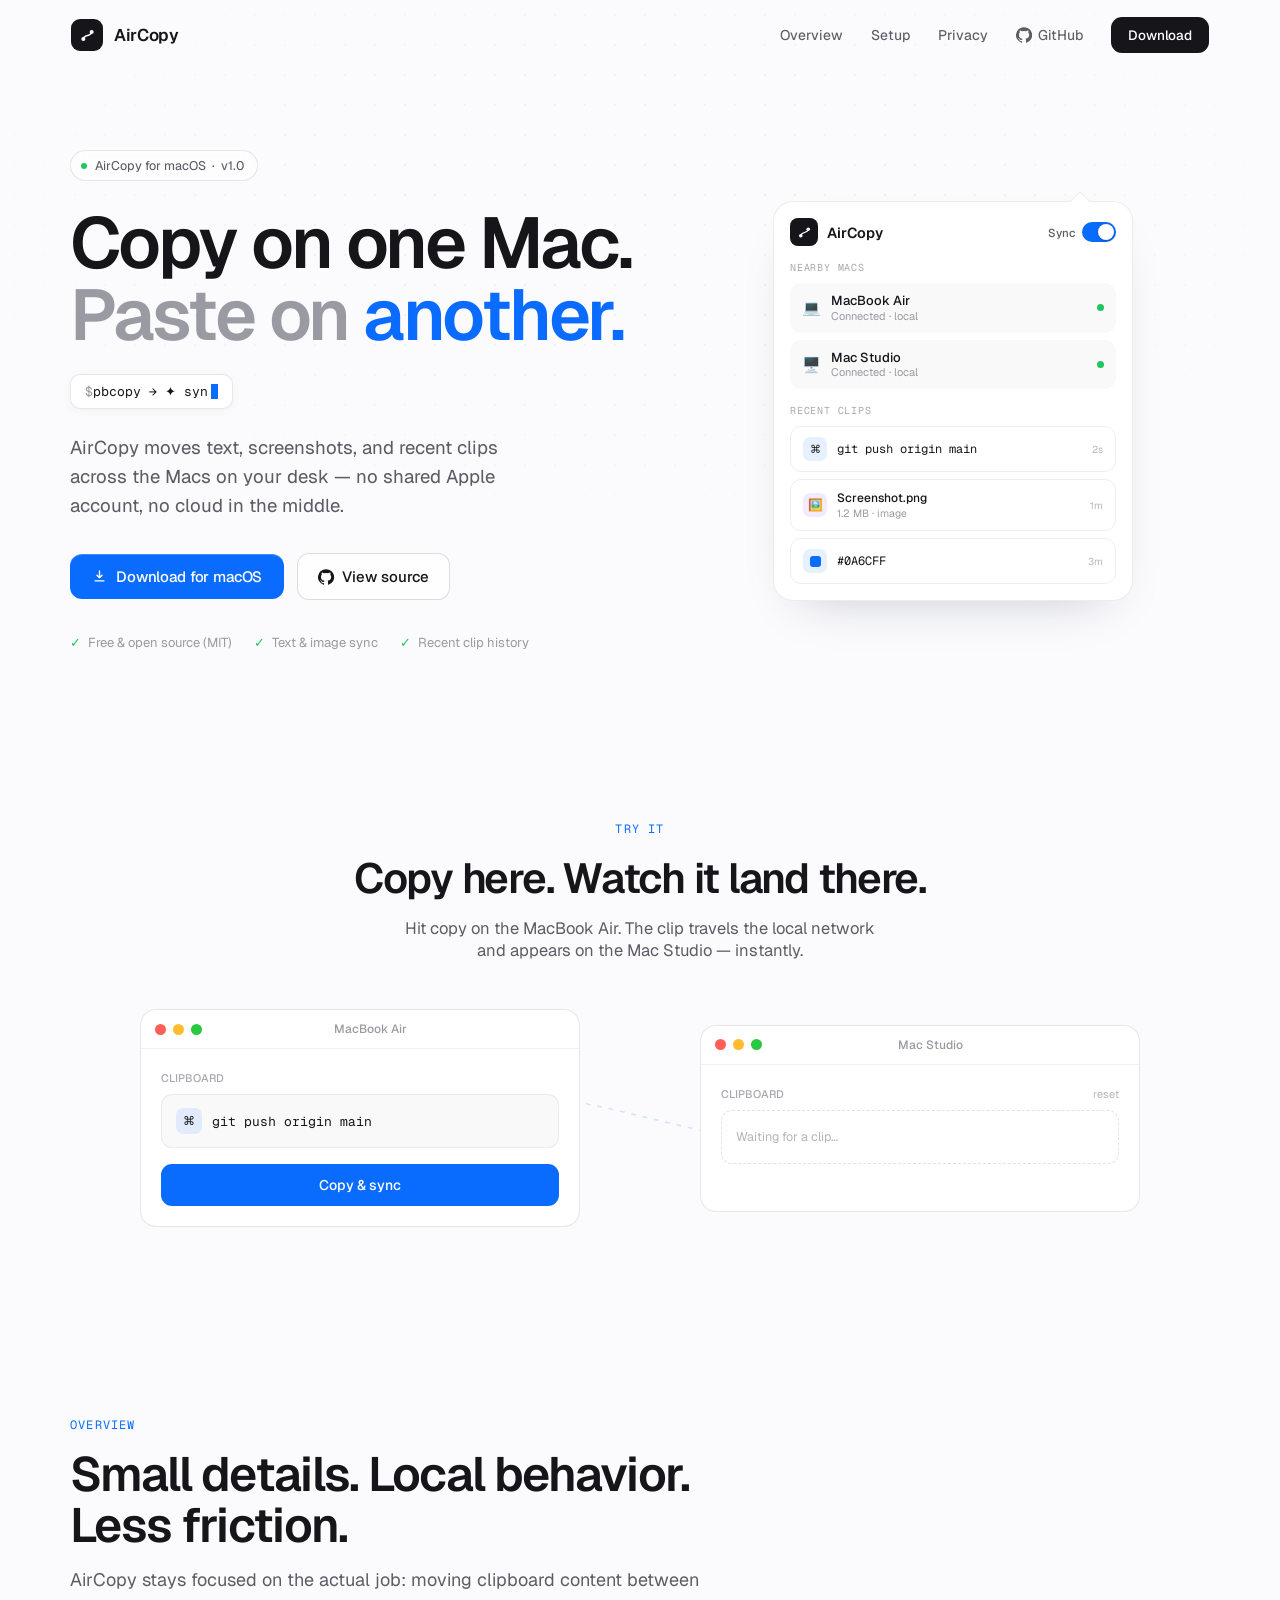
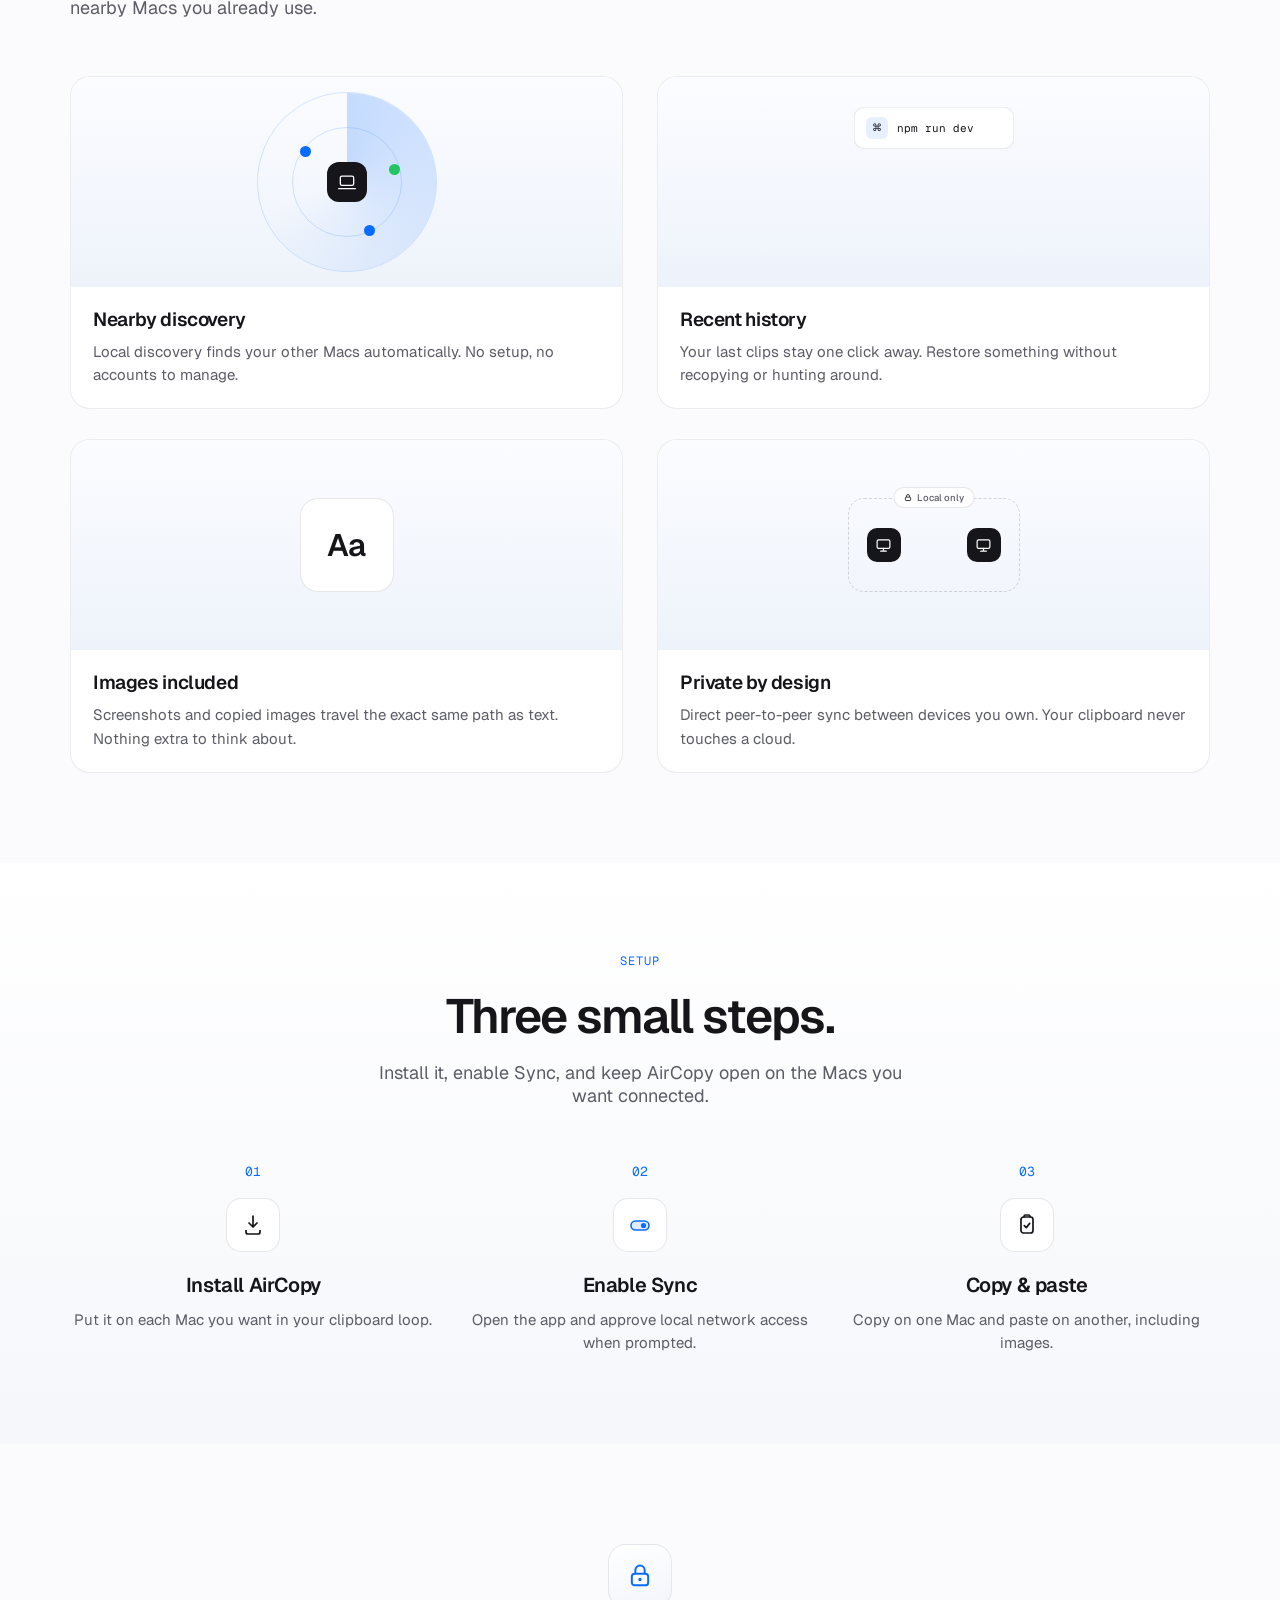
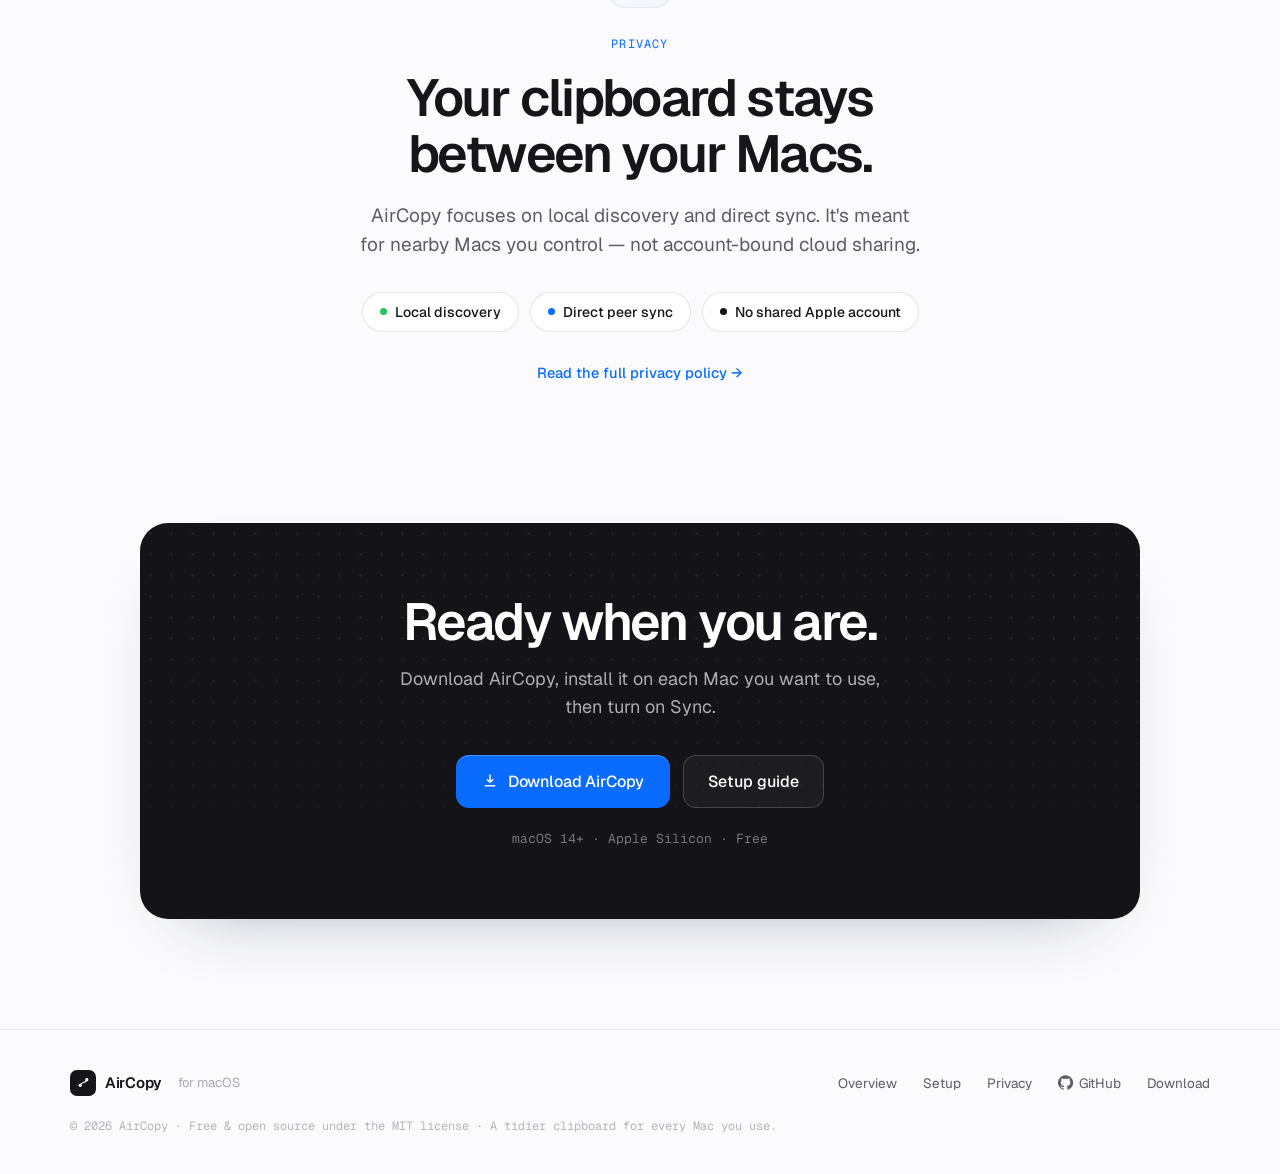
<file: website/index.html>
<!DOCTYPE html>
<html lang="en">
<head>
<meta charset="utf-8">
<meta name="viewport" content="width=device-width, initial-scale=1.0">
<title>AirCopy for macOS</title>
<link rel="icon" href="assets/favicon.png">
<link rel="preconnect" href="https://fonts.googleapis.com">
<link rel="preconnect" href="https://fonts.gstatic.com" crossorigin>
<link href="https://fonts.googleapis.com/css2?family=Geist:wght@400;500;600;700&family=Geist+Mono:wght@400;500&display=swap" rel="stylesheet">
<link rel="stylesheet" href="styles.css">
</head>
<body>

<div id="toast" style="position:fixed;left:50%;bottom:34px;transform:translate(-50%,12px);z-index:200;display:flex;align-items:center;gap:9px;padding:11px 16px 11px 13px;background:rgba(21,21,26,.92);color:#fff;border-radius:13px;font-size:13.5px;font-weight:500;letter-spacing:-.01em;box-shadow:0 12px 40px rgba(0,0,0,.28);opacity:0;transition:opacity .4s ease,transform .5s cubic-bezier(.16,1,.3,1);pointer-events:none;backdrop-filter:blur(10px)">
  <span style="display:inline-flex;align-items:center;gap:7px"><span style="width:7px;height:7px;border-radius:50%;background:#0A6CFF;box-shadow:0 0 8px #0A6CFF"></span>Copied to AirCopy</span>
</div>

<nav id="nav" style="position:fixed;top:0;left:0;right:0;z-index:100;padding:0 28px">
  <div id="navIsland" style="max-width:1140px;margin:0 auto;padding:16px 0;display:flex;align-items:center;gap:14px;border:1px solid rgba(20,20,30,0);border-radius:20px;transition:max-width .55s cubic-bezier(.16,1,.3,1),margin-top .55s cubic-bezier(.16,1,.3,1),padding .45s ease,background .4s ease,border-color .4s ease,backdrop-filter .4s ease">
    <a href="#top" style="display:flex;align-items:center;gap:11px;font-weight:600;letter-spacing:-.02em;font-size:17px">
      <span style="display:inline-flex;width:32px;height:32px;align-items:center;justify-content:center;background:#15151A;border-radius:9px">
        <svg width="19" height="19" viewBox="0 0 32 32" fill="none"><path d="M9 22C9 14.5 23 17.5 23 10" stroke="#fff" stroke-width="2.4" stroke-linecap="round"/><circle cx="9" cy="22" r="3.4" fill="#fff"/><circle cx="23" cy="10" r="3.4" fill="#fff"/></svg>
      </span>
      AirCopy
    </a>
    <div style="flex:1"></div>
    <div style="display:flex;align-items:center;gap:28px">
      <div class="nav-links" style="display:flex;align-items:center;gap:28px;font-size:14px;color:#5c5c66;font-weight:450">
        <a href="#features" class="navlink">Overview</a>
        <a href="#how" class="navlink">Setup</a>
        <a href="#privacy" class="navlink">Privacy</a>
        <a href="https://github.com/holokat/aircopy" target="_blank" rel="noopener" class="navlink" style="display:inline-flex;align-items:center;gap:6px"><svg width="16" height="16" viewBox="0 0 16 16" fill="currentColor" aria-hidden="true"><path d="M8 .2A8 8 0 0 0 5.5 15.8c.4.07.55-.17.55-.38v-1.34c-2.23.49-2.7-1.07-2.7-1.07-.36-.93-.9-1.18-.9-1.18-.73-.5.06-.49.06-.49.8.06 1.23.83 1.23.83.72 1.23 1.88.87 2.34.67.07-.52.28-.87.5-1.07-1.78-.2-3.65-.89-3.65-3.96 0-.87.31-1.59.83-2.15-.08-.2-.36-1.02.08-2.12 0 0 .67-.22 2.2.82a7.6 7.6 0 0 1 4 0c1.53-1.04 2.2-.82 2.2-.82.44 1.1.16 1.92.08 2.12.52.56.83 1.28.83 2.15 0 3.07-1.87 3.75-3.65 3.95.29.25.54.73.54 1.48v2.2c0 .21.15.46.55.38A8 8 0 0 0 8 .2Z"/></svg>GitHub</a>
      </div>
      <a href="#download" class="nav-download" style="display:inline-flex;align-items:center;gap:7px;padding:9px 17px;background:#15151A;color:#fff;border-radius:11px;font-size:13.5px;font-weight:500;letter-spacing:-.01em">Download</a>
    </div>
  </div>
</nav>

<a id="top"></a>

<!-- ============ HERO ============ -->
<section style="position:relative;padding:150px 28px 90px;overflow:hidden">
  <div style="position:absolute;inset:0;background-image:radial-gradient(rgba(20,20,40,.045) 1px,transparent 1px);background-size:30px 30px;background-position:0 0;mask-image:radial-gradient(ellipse 80% 60% at 50% 30%,#000 30%,transparent 75%);-webkit-mask-image:radial-gradient(ellipse 80% 60% at 50% 30%,#000 30%,transparent 75%);animation:driftgrid 8s linear infinite;pointer-events:none"></div>

  <div style="position:relative;max-width:1140px;margin:0 auto;display:grid;grid-template-columns:1.05fr .95fr;gap:56px;align-items:center">
    <div>
      <div data-reveal style="opacity:0;transform:translateY(22px);transition:opacity .9s cubic-bezier(.16,1,.3,1),transform .9s cubic-bezier(.16,1,.3,1);display:inline-flex;align-items:center;gap:8px;padding:6px 13px 6px 10px;border:1px solid rgba(20,20,30,.1);border-radius:100px;background:rgba(255,255,255,.6);font-size:12.5px;color:#5c5c66;font-weight:450;margin-bottom:26px;backdrop-filter:blur(8px)">
        <span style="width:6px;height:6px;border-radius:50%;background:#22c55e;animation:pulsedot 2.4s infinite"></span>AirCopy for macOS &nbsp;·&nbsp; v1.0
      </div>

      <h1 style="font-size:clamp(40px,5.6vw,72px);line-height:1.0;letter-spacing:-.035em;font-weight:600;margin:0 0 24px">
        <span style="display:block"><span data-word style="display:inline-block">Copy</span> <span data-word style="display:inline-block">on</span> <span data-word style="display:inline-block">one</span> <span data-word style="display:inline-block">Mac.</span></span>
        <span style="display:block;color:#9a9aa2"><span data-word style="display:inline-block">Paste</span> <span data-word style="display:inline-block">on</span> <span data-word style="display:inline-block;color:#0A6CFF">another.</span></span>
      </h1>

      <div data-reveal data-delay="120" style="opacity:0;transform:translateY(22px);transition:opacity .9s cubic-bezier(.16,1,.3,1),transform .9s cubic-bezier(.16,1,.3,1);display:inline-flex;align-items:center;gap:0;margin-bottom:24px;padding:8px 14px;border:1px solid rgba(20,20,30,.1);border-radius:10px;background:#fff;font-family:'Geist Mono',monospace;font-size:13px;color:#15151A;box-shadow:0 2px 8px rgba(20,20,30,.04)">
        <span style="color:#9a9aa2">$ </span><span id="typed" data-text="pbcopy  →  ✦ synced  →  pbpaste"></span><span style="width:7px;height:15px;background:#0A6CFF;margin-left:3px;display:inline-block;animation:blink 1.1s step-end infinite;vertical-align:-2px"></span>
      </div>

      <p data-reveal data-delay="200" style="opacity:0;transform:translateY(22px);transition:opacity .9s cubic-bezier(.16,1,.3,1),transform .9s cubic-bezier(.16,1,.3,1);font-size:18.5px;line-height:1.55;color:#5c5c66;max-width:460px;margin:0 0 34px;font-weight:420">
        AirCopy moves text, screenshots, and recent clips across the Macs on your desk — no shared Apple account, no cloud in the middle.
      </p>

      <div data-reveal data-delay="280" style="opacity:0;transform:translateY(22px);transition:opacity .9s cubic-bezier(.16,1,.3,1),transform .9s cubic-bezier(.16,1,.3,1);display:flex;align-items:center;gap:13px;flex-wrap:wrap">
        <a href="#download" class="btn-primary" style="display:inline-flex;align-items:center;gap:9px;padding:13px 22px;background:#0A6CFF;color:#fff;border-radius:12px;font-size:15px;font-weight:500;letter-spacing:-.01em;box-shadow:inset 0 1px 0 rgba(255,255,255,.22)">
          <svg width="15" height="15" viewBox="0 0 24 24" fill="#fff"><path d="M12 3v11m0 0l-4-4m4 4l4-4M5 19h14"/><path d="M12 3v11m0 0l-4-4m4 4l4-4M5 19h14" stroke="#fff" stroke-width="2.2" stroke-linecap="round" stroke-linejoin="round" fill="none"/></svg>
          Download for macOS
        </a>
        <a href="https://github.com/holokat/aircopy" target="_blank" rel="noopener" class="btn-ghost" style="display:inline-flex;align-items:center;gap:8px;padding:13px 20px;border:1px solid rgba(20,20,30,.14);border-radius:12px;font-size:15px;font-weight:500;color:#15151A;background:rgba(255,255,255,.7)"><svg width="16" height="16" viewBox="0 0 16 16" fill="currentColor" aria-hidden="true"><path d="M8 .2A8 8 0 0 0 5.5 15.8c.4.07.55-.17.55-.38v-1.34c-2.23.49-2.7-1.07-2.7-1.07-.36-.93-.9-1.18-.9-1.18-.73-.5.06-.49.06-.49.8.06 1.23.83 1.23.83.72 1.23 1.88.87 2.34.67.07-.52.28-.87.5-1.07-1.78-.2-3.65-.89-3.65-3.96 0-.87.31-1.59.83-2.15-.08-.2-.36-1.02.08-2.12 0 0 .67-.22 2.2.82a7.6 7.6 0 0 1 4 0c1.53-1.04 2.2-.82 2.2-.82.44 1.1.16 1.92.08 2.12.52.56.83 1.28.83 2.15 0 3.07-1.87 3.75-3.65 3.95.29.25.54.73.54 1.48v2.2c0 .21.15.46.55.38A8 8 0 0 0 8 .2Z"/></svg>View source</a>
      </div>

      <div data-reveal data-delay="360" style="opacity:0;transform:translateY(22px);transition:opacity .9s cubic-bezier(.16,1,.3,1),transform .9s cubic-bezier(.16,1,.3,1);display:flex;gap:22px;margin-top:34px;font-size:13px;color:#9a9aa2;flex-wrap:wrap">
        <span style="display:flex;align-items:center;gap:7px"><span style="color:#22c55e">✓</span>Free &amp; open source (MIT)</span>
        <span style="display:flex;align-items:center;gap:7px"><span style="color:#22c55e">✓</span>Text &amp; image sync</span>
        <span style="display:flex;align-items:center;gap:7px"><span style="color:#22c55e">✓</span>Recent clip history</span>
      </div>
    </div>

    <!-- App mock: menu-bar dropdown -->
    <div style="perspective:1400px;display:flex;justify-content:center">
      <div data-reveal data-delay="200" style="opacity:0;transform:translateY(30px);transition:opacity 1s cubic-bezier(.16,1,.3,1),transform 1s cubic-bezier(.16,1,.3,1);width:100%;max-width:360px;position:relative">
        <div style="animation:floaty 6s ease-in-out infinite">
          <div id="mock" style="position:relative;transition:transform .25s ease-out;transform-style:preserve-3d;will-change:transform">
            <!-- notch pointer -->
            <div style="position:absolute;top:-7px;right:46px;width:14px;height:14px;background:#fff;transform:rotate(45deg);border-left:1px solid rgba(20,20,30,.07);border-top:1px solid rgba(20,20,30,.07);z-index:1"></div>
            <div style="position:relative;background:rgba(255,255,255,.92);backdrop-filter:blur(24px) saturate(180%);border:1px solid rgba(20,20,30,.08);border-radius:20px;box-shadow:0 22px 50px -30px rgba(20,30,60,.28);padding:16px;overflow:hidden">
              <!-- header -->
              <div style="display:flex;align-items:center;gap:9px;margin-bottom:15px">
                <span style="display:inline-flex;width:28px;height:28px;align-items:center;justify-content:center;background:#15151A;border-radius:8px">
                  <svg width="17" height="17" viewBox="0 0 32 32" fill="none"><path d="M9 22C9 14.5 23 17.5 23 10" stroke="#fff" stroke-width="2.4" stroke-linecap="round"/><circle cx="9" cy="22" r="3.4" fill="#fff"/><circle cx="23" cy="10" r="3.4" fill="#fff"/></svg>
                </span>
                <div style="font-weight:600;font-size:14.5px;letter-spacing:-.01em">AirCopy</div>
                <div style="flex:1"></div>
                <div style="display:flex;align-items:center;gap:7px;font-size:11.5px;color:#5c5c66;font-weight:500">Sync
                  <span style="position:relative;width:34px;height:20px;background:#0A6CFF;border-radius:100px;box-shadow:inset 0 0 0 1px rgba(0,0,0,.04)">
                    <span style="position:absolute;top:2px;right:2px;width:16px;height:16px;background:#fff;border-radius:50%;box-shadow:0 1px 3px rgba(0,0,0,.25)"></span>
                  </span>
                </div>
              </div>

              <div style="font-family:'Geist Mono',monospace;font-size:10px;letter-spacing:.08em;text-transform:uppercase;color:#a8a8b0;margin-bottom:9px">Nearby Macs</div>
              <div style="display:flex;flex-direction:column;gap:7px;margin-bottom:15px">
                <div style="display:flex;align-items:center;gap:10px;padding:10px 12px;background:rgba(20,20,40,.025);border-radius:11px">
                  <span style="font-size:15px">💻</span>
                  <div style="flex:1"><div style="font-size:13px;font-weight:500;line-height:1.2">MacBook Air</div><div style="font-size:11px;color:#9a9aa2">Connected · local</div></div>
                  <span style="width:7px;height:7px;border-radius:50%;background:#22c55e;animation:pulsedot 2.4s infinite"></span>
                </div>
                <div style="display:flex;align-items:center;gap:10px;padding:10px 12px;background:rgba(20,20,40,.025);border-radius:11px">
                  <span style="font-size:15px">🖥️</span>
                  <div style="flex:1"><div style="font-size:13px;font-weight:500;line-height:1.2">Mac Studio</div><div style="font-size:11px;color:#9a9aa2">Connected · local</div></div>
                  <span style="width:7px;height:7px;border-radius:50%;background:#22c55e;animation:pulsedot 2.4s infinite .6s"></span>
                </div>
              </div>

              <div style="font-family:'Geist Mono',monospace;font-size:10px;letter-spacing:.08em;text-transform:uppercase;color:#a8a8b0;margin-bottom:9px">Recent Clips</div>
              <div style="display:flex;flex-direction:column;gap:7px;perspective:600px">
                <div data-tilt class="clip-tilt" style="display:flex;align-items:center;gap:10px;padding:10px 12px;border:1px solid rgba(20,20,30,.07);border-radius:11px;cursor:default;transform-style:preserve-3d">
                  <span style="display:inline-flex;width:24px;height:24px;align-items:center;justify-content:center;background:rgba(10,108,255,.1);border-radius:7px;font-size:11px">⌘</span>
                  <div style="flex:1;min-width:0"><div style="font-family:'Geist Mono',monospace;font-size:12px;white-space:nowrap;overflow:hidden;text-overflow:ellipsis">git push origin main</div></div>
                  <span style="font-size:10px;color:#b4b4bc">2s</span>
                </div>
                <div data-tilt class="clip-tilt" style="display:flex;align-items:center;gap:10px;padding:10px 12px;border:1px solid rgba(20,20,30,.07);border-radius:11px;cursor:default;transform-style:preserve-3d">
                  <span style="display:inline-flex;width:24px;height:24px;align-items:center;justify-content:center;background:rgba(168,85,247,.12);border-radius:7px;font-size:12px">🖼️</span>
                  <div style="flex:1;min-width:0"><div style="font-size:12px;font-weight:500">Screenshot.png</div><div style="font-size:10.5px;color:#9a9aa2">1.2 MB · image</div></div>
                  <span style="font-size:10px;color:#b4b4bc">1m</span>
                </div>
                <div data-tilt class="clip-tilt" style="display:flex;align-items:center;gap:10px;padding:10px 12px;border:1px solid rgba(20,20,30,.07);border-radius:11px;cursor:default;transform-style:preserve-3d">
                  <span style="display:inline-flex;width:24px;height:24px;align-items:center;justify-content:center;background:rgba(10,108,255,.1);border-radius:7px">
                    <span style="width:11px;height:11px;border-radius:3px;background:#0A6CFF"></span>
                  </span>
                  <div style="flex:1;min-width:0"><div style="font-family:'Geist Mono',monospace;font-size:12px">#0A6CFF</div></div>
                  <span style="font-size:10px;color:#b4b4bc">3m</span>
                </div>
              </div>
            </div>
          </div>
        </div>
      </div>
    </div>
  </div>
</section>

<!-- ============ LIVE DEMO ============ -->
<section id="demo" style="padding:80px 28px 100px;position:relative">
  <div style="max-width:1000px;margin:0 auto">
    <div data-reveal style="opacity:0;transform:translateY(22px);transition:opacity .9s cubic-bezier(.16,1,.3,1),transform .9s cubic-bezier(.16,1,.3,1);text-align:center;margin-bottom:14px">
      <div style="font-family:'Geist Mono',monospace;font-size:12px;letter-spacing:.1em;text-transform:uppercase;color:#0A6CFF;margin-bottom:14px">Try it</div>
      <h2 style="font-size:clamp(28px,3.6vw,42px);letter-spacing:-.03em;font-weight:600;margin:0 0 12px">Copy here. Watch it land there.</h2>
      <p style="font-size:16.5px;color:#5c5c66;max-width:480px;margin:0 auto">Hit copy on the MacBook Air. The clip travels the local network and appears on the Mac Studio — instantly.</p>
    </div>

    <div data-reveal data-delay="120" id="demoStage" style="opacity:0;transform:translateY(28px);transition:opacity 1s cubic-bezier(.16,1,.3,1),transform 1s cubic-bezier(.16,1,.3,1);position:relative;margin-top:48px;display:grid;grid-template-columns:1fr 1fr;gap:120px;align-items:center">
      <svg id="demoSvg" viewBox="0 0 1000 320" preserveAspectRatio="none" style="position:absolute;inset:0;width:100%;height:100%;pointer-events:none;overflow:visible;z-index:0">
        <defs>
          <filter id="pktGlow" x="-200%" y="-200%" width="500%" height="500%"><feGaussianBlur stdDeviation="5" result="b"/><feMerge><feMergeNode in="b"/><feMergeNode in="SourceGraphic"/></feMerge></filter>
        </defs>
        <path id="demoPath" d="M250,160 C 430,40 590,280 760,160" fill="none" stroke="rgba(10,108,255,.18)" stroke-width="2" stroke-dasharray="5 7"/>
        <circle id="packet" r="7" fill="#0A6CFF" filter="url(#pktGlow)" opacity="0" transform="translate(250,160)"/>
      </svg>

      <!-- Left Mac -->
      <div style="position:relative;z-index:1;background:#fff;border:1px solid rgba(20,20,30,.1);border-radius:16px;overflow:hidden">
        <div style="display:flex;align-items:center;gap:7px;padding:11px 14px;border-bottom:1px solid rgba(20,20,30,.06)">
          <span style="width:11px;height:11px;border-radius:50%;background:#ff5f57"></span><span style="width:11px;height:11px;border-radius:50%;background:#febc2e"></span><span style="width:11px;height:11px;border-radius:50%;background:#28c840"></span>
          <span style="flex:1;text-align:center;font-size:12px;color:#9a9aa2;font-weight:500;margin-right:33px">MacBook Air</span>
        </div>
        <div style="padding:22px 20px 20px">
          <div style="font-size:11px;color:#a8a8b0;margin-bottom:9px;font-weight:500">CLIPBOARD</div>
          <div style="display:flex;align-items:center;gap:10px;padding:13px 14px;background:rgba(20,20,40,.025);border:1px solid rgba(20,20,30,.06);border-radius:11px;margin-bottom:16px">
            <span style="display:inline-flex;width:26px;height:26px;align-items:center;justify-content:center;background:rgba(10,108,255,.1);border-radius:7px;font-size:12px">⌘</span>
            <div style="font-family:'Geist Mono',monospace;font-size:13px">git push origin main</div>
          </div>
          <button id="copyBtn" class="copy-btn" style="width:100%;padding:12px;background:#0A6CFF;color:#fff;border:none;border-radius:11px;font-family:'Geist',sans-serif;font-size:14px;font-weight:500;cursor:pointer">Copy &amp; sync</button>
        </div>
      </div>

      <!-- Right Mac -->
      <div style="position:relative;z-index:1;background:#fff;border:1px solid rgba(20,20,30,.1);border-radius:16px;overflow:hidden">
        <div style="display:flex;align-items:center;gap:7px;padding:11px 14px;border-bottom:1px solid rgba(20,20,30,.06)">
          <span style="width:11px;height:11px;border-radius:50%;background:#ff5f57"></span><span style="width:11px;height:11px;border-radius:50%;background:#febc2e"></span><span style="width:11px;height:11px;border-radius:50%;background:#28c840"></span>
          <span style="flex:1;text-align:center;font-size:12px;color:#9a9aa2;font-weight:500;margin-right:33px">Mac Studio</span>
        </div>
        <div style="padding:22px 20px 20px">
          <div style="display:flex;align-items:center;justify-content:space-between;margin-bottom:9px">
            <div style="font-size:11px;color:#a8a8b0;font-weight:500">CLIPBOARD</div>
            <button id="resetBtn" class="reset-btn" style="background:none;border:none;font-size:11px;color:#b4b4bc;cursor:pointer;font-family:'Geist',sans-serif;padding:0">reset</button>
          </div>
          <div id="dropZone" style="min-height:54px;display:flex;align-items:center;gap:10px;padding:13px 14px;border:1.5px dashed rgba(20,20,30,.12);border-radius:11px;transition:border-color .4s ease">
            <div id="dropEmpty" style="font-size:12.5px;color:#b4b4bc">Waiting for a clip…</div>
            <div id="dropChip" style="display:flex;align-items:center;gap:10px;opacity:0;transform:scale(.9);transition:opacity .35s ease,transform .45s cubic-bezier(.34,1.56,.64,1);position:absolute">
              <span style="display:inline-flex;width:26px;height:26px;align-items:center;justify-content:center;background:rgba(10,108,255,.1);border-radius:7px;font-size:12px">⌘</span>
              <div style="font-family:'Geist Mono',monospace;font-size:13px">git push origin main</div>
            </div>
          </div>
          <div id="dropMeta" style="font-size:11.5px;color:#9a9aa2;margin-top:12px;opacity:0;transition:opacity .4s ease;display:flex;align-items:center;gap:6px"><span style="color:#22c55e">✓</span>Pasted from MacBook Air</div>
        </div>
      </div>
    </div>
  </div>
</section>

<!-- ============ FEATURES ============ -->
<section id="features" style="padding:90px 28px;position:relative">
  <div style="max-width:1140px;margin:0 auto">
    <div data-reveal style="opacity:0;transform:translateY(22px);transition:opacity .9s cubic-bezier(.16,1,.3,1),transform .9s cubic-bezier(.16,1,.3,1);max-width:640px;margin-bottom:54px">
      <div style="font-family:'Geist Mono',monospace;font-size:12px;letter-spacing:.1em;text-transform:uppercase;color:#0A6CFF;margin-bottom:16px">Overview</div>
      <h2 style="font-size:clamp(30px,4vw,48px);letter-spacing:-.035em;font-weight:600;line-height:1.05;margin:0 0 16px">Small details. Local behavior. Less friction.</h2>
      <p style="font-size:18px;color:#5c5c66;line-height:1.55;margin:0">AirCopy stays focused on the actual job: moving clipboard content between nearby Macs you already use.</p>
    </div>

    <div style="display:grid;grid-template-columns:repeat(2,1fr);gap:30px 34px">

      <!-- Nearby discovery -->
      <div data-reveal data-feat style="opacity:0;transform:translateY(24px);transition:opacity .9s cubic-bezier(.16,1,.3,1),transform .9s cubic-bezier(.16,1,.3,1)">
        <div data-card style="border:1px solid rgba(20,20,30,.08);border-radius:20px;overflow:hidden;background:#fff;transition:transform .35s cubic-bezier(.16,1,.3,1),border-color .35s ease">
          <div style="position:relative;height:210px;background:linear-gradient(180deg,#fbfcff,#eef3fb);display:flex;align-items:center;justify-content:center;overflow:hidden">
            <div style="position:relative;width:180px;height:180px;border-radius:50%;border:1px solid rgba(10,108,255,.16)">
              <div style="position:absolute;inset:34px;border-radius:50%;border:1px solid rgba(10,108,255,.16)"></div>
              <div style="position:absolute;inset:0;border-radius:50%;background:conic-gradient(from 0deg, rgba(10,108,255,.22), rgba(10,108,255,0) 70%);animation:spinslow 3.4s linear infinite"></div>
              <span style="position:absolute;left:50%;top:50%;transform:translate(-50%,-50%);display:inline-flex;align-items:center;justify-content:center;width:40px;height:40px;background:#15151A;border-radius:12px;z-index:2"><svg width="20" height="20" viewBox="0 0 24 24" fill="none" stroke="#fff" stroke-width="1.6" stroke-linecap="round" stroke-linejoin="round"><rect x="4" y="5" width="16" height="11" rx="2"/><path d="M2 20h20"/></svg></span>
              <span style="position:absolute;left:24%;top:30%;width:11px;height:11px;border-radius:50%;background:#0A6CFF;animation:blip 3.4s ease-in-out infinite .3s"></span>
              <span style="position:absolute;left:74%;top:40%;width:11px;height:11px;border-radius:50%;background:#22c55e;animation:blip 3.4s ease-in-out infinite 1.4s"></span>
              <span style="position:absolute;left:60%;top:74%;width:11px;height:11px;border-radius:50%;background:#0A6CFF;animation:blip 3.4s ease-in-out infinite 2.3s"></span>
            </div>
          </div>
          <div style="padding:20px 22px 22px">
            <h3 style="font-size:19px;font-weight:600;letter-spacing:-.02em;margin:0 0 8px">Nearby discovery</h3>
            <p style="font-size:15px;color:#5c5c66;line-height:1.55;margin:0">Local discovery finds your other Macs automatically. No setup, no accounts to manage.</p>
          </div>
        </div>
      </div>

      <!-- Recent history -->
      <div data-reveal data-feat data-delay="80" style="opacity:0;transform:translateY(24px);transition:opacity .9s cubic-bezier(.16,1,.3,1),transform .9s cubic-bezier(.16,1,.3,1)">
        <div data-card style="border:1px solid rgba(20,20,30,.08);border-radius:20px;overflow:hidden;background:#fff;transition:transform .35s cubic-bezier(.16,1,.3,1),border-color .35s ease">
        <div style="position:relative;height:210px;background:linear-gradient(180deg,#fbfcff,#eef3fb);overflow:hidden;display:flex;align-items:center;justify-content:center">
          <div style="position:absolute;top:0;left:0;right:0;height:38px;background:linear-gradient(#fbfcff,rgba(251,252,255,0));z-index:3;pointer-events:none"></div>
          <div style="position:absolute;bottom:0;left:0;right:0;height:38px;background:linear-gradient(rgba(238,243,251,0),#eef3fb);z-index:3;pointer-events:none"></div>
          <div style="position:absolute;left:50%;margin-left:-80px;top:30px;width:160px;display:flex;align-items:center;gap:9px;padding:9px 11px;background:#fff;border:1px solid rgba(20,20,30,.08);border-radius:10px;animation:flowdown 5.2s linear infinite">
            <span style="display:inline-flex;width:22px;height:22px;align-items:center;justify-content:center;background:rgba(10,108,255,.1);border-radius:6px;font-size:10px">⌘</span>
            <div style="font-family:'Geist Mono',monospace;font-size:11px;white-space:nowrap;overflow:hidden;text-overflow:ellipsis;flex:1">git push origin main</div>
          </div>
          <div style="position:absolute;left:50%;margin-left:-80px;top:30px;width:160px;display:flex;align-items:center;gap:9px;padding:9px 11px;background:#fff;border:1px solid rgba(20,20,30,.08);border-radius:10px;animation:flowdown 5.2s linear infinite;animation-delay:1.3s">
            <span style="display:inline-flex;width:22px;height:22px;align-items:center;justify-content:center;background:rgba(168,85,247,.12);border-radius:6px;font-size:11px">🖼️</span>
            <div style="font-size:11px;font-weight:500;flex:1">Screenshot.png</div>
          </div>
          <div style="position:absolute;left:50%;margin-left:-80px;top:30px;width:160px;display:flex;align-items:center;gap:9px;padding:9px 11px;background:#fff;border:1px solid rgba(20,20,30,.08);border-radius:10px;animation:flowdown 5.2s linear infinite;animation-delay:2.6s">
            <span style="display:inline-flex;width:22px;height:22px;align-items:center;justify-content:center;background:rgba(10,108,255,.1);border-radius:6px"><span style="width:9px;height:9px;border-radius:2px;background:#0A6CFF"></span></span>
            <div style="font-family:'Geist Mono',monospace;font-size:11px;flex:1">#0A6CFF</div>
          </div>
          <div style="position:absolute;left:50%;margin-left:-80px;top:30px;width:160px;display:flex;align-items:center;gap:9px;padding:9px 11px;background:#fff;border:1px solid rgba(20,20,30,.08);border-radius:10px;animation:flowdown 5.2s linear infinite;animation-delay:3.9s">
            <span style="display:inline-flex;width:22px;height:22px;align-items:center;justify-content:center;background:rgba(10,108,255,.1);border-radius:6px;font-size:10px">⌘</span>
            <div style="font-family:'Geist Mono',monospace;font-size:11px;white-space:nowrap;overflow:hidden;text-overflow:ellipsis;flex:1">npm run dev</div>
          </div>
        </div>
          <div style="padding:20px 22px 22px">
            <h3 style="font-size:19px;font-weight:600;letter-spacing:-.02em;margin:0 0 8px">Recent history</h3>
            <p style="font-size:15px;color:#5c5c66;line-height:1.55;margin:0">Your last clips stay one click away. Restore something without recopying or hunting around.</p>
          </div>
        </div>
      </div>

      <!-- Images included -->
      <div data-reveal data-feat style="opacity:0;transform:translateY(24px);transition:opacity .9s cubic-bezier(.16,1,.3,1),transform .9s cubic-bezier(.16,1,.3,1)">
        <div data-card style="border:1px solid rgba(20,20,30,.08);border-radius:20px;overflow:hidden;background:#fff;transition:transform .35s cubic-bezier(.16,1,.3,1),border-color .35s ease">
          <div style="position:relative;height:210px;background:linear-gradient(180deg,#fbfcff,#eef3fb);display:flex;align-items:center;justify-content:center;overflow:hidden">
            <div style="perspective:700px">
              <div style="position:relative;width:94px;height:94px;transform-style:preserve-3d;animation:flipcard 5s ease-in-out infinite">
                <div style="position:absolute;inset:0;backface-visibility:hidden;-webkit-backface-visibility:hidden;display:flex;align-items:center;justify-content:center;background:#fff;border:1px solid rgba(20,20,30,.1);border-radius:18px;font-size:31px;font-weight:600;color:#15151A;letter-spacing:-.02em">Aa</div>
                <div style="position:absolute;inset:0;backface-visibility:hidden;-webkit-backface-visibility:hidden;transform:rotateY(180deg);display:flex;align-items:center;justify-content:center;background:linear-gradient(135deg,#e9f1ff,#d8e6ff);border:1px solid rgba(10,108,255,.22);border-radius:18px">
                  <svg width="38" height="38" viewBox="0 0 24 24" fill="none" stroke="#0A6CFF" stroke-width="1.5"><rect x="3" y="5" width="18" height="14" rx="2.5"/><circle cx="8.5" cy="10" r="1.7"/><path d="M21 15.5l-4.5-4.5L9 18.5" stroke-linecap="round" stroke-linejoin="round"/></svg>
                </div>
              </div>
            </div>
          </div>
          <div style="padding:20px 22px 22px">
            <h3 style="font-size:19px;font-weight:600;letter-spacing:-.02em;margin:0 0 8px">Images included</h3>
            <p style="font-size:15px;color:#5c5c66;line-height:1.55;margin:0">Screenshots and copied images travel the exact same path as text. Nothing extra to think about.</p>
          </div>
        </div>
      </div>

      <!-- Private by design -->
      <div data-reveal data-feat data-delay="80" style="opacity:0;transform:translateY(24px);transition:opacity .9s cubic-bezier(.16,1,.3,1),transform .9s cubic-bezier(.16,1,.3,1)">
        <div data-card style="border:1px solid rgba(20,20,30,.08);border-radius:20px;overflow:hidden;background:#fff;transition:transform .35s cubic-bezier(.16,1,.3,1),border-color .35s ease">
          <div style="position:relative;height:210px;background:linear-gradient(180deg,#fbfcff,#eef3fb);display:flex;align-items:center;justify-content:center;overflow:hidden">
            <div style="position:relative;width:172px;height:94px;border:1.5px dashed rgba(20,20,30,.16);border-radius:16px;display:flex;align-items:center;justify-content:space-between;padding:0 18px">
              <span style="position:relative;z-index:1;width:34px;height:34px;border-radius:10px;background:#15151A;display:flex;align-items:center;justify-content:center"><svg width="17" height="17" viewBox="0 0 24 24" fill="none" stroke="#fff" stroke-width="1.7" stroke-linecap="round" stroke-linejoin="round"><rect x="3" y="4" width="18" height="12" rx="2"/><path d="M8 20h8M12 16v4"/></svg></span>
              <span style="position:relative;z-index:1;width:34px;height:34px;border-radius:10px;background:#15151A;display:flex;align-items:center;justify-content:center"><svg width="17" height="17" viewBox="0 0 24 24" fill="none" stroke="#fff" stroke-width="1.7" stroke-linecap="round" stroke-linejoin="round"><rect x="3" y="4" width="18" height="12" rx="2"/><path d="M8 20h8M12 16v4"/></svg></span>
              <span style="position:absolute;top:50%;margin-top:-5px;left:16%;width:10px;height:10px;border-radius:50%;background:#0A6CFF;animation:shuttle 2.6s ease-in-out infinite"></span>
              <span style="position:absolute;top:-12px;left:50%;transform:translateX(-50%);display:inline-flex;align-items:center;gap:5px;background:#fff;border:1px solid rgba(20,20,30,.1);border-radius:100px;padding:3px 9px;font-size:9.5px;font-weight:500;color:#5c5c66">
                <svg width="9" height="9" viewBox="0 0 24 24" fill="none" stroke="#15151A" stroke-width="2.2"><rect x="5" y="11" width="14" height="9" rx="2"/><path d="M8 11V8a4 4 0 0 1 8 0v3"/></svg>Local only
              </span>
            </div>
          </div>
          <div style="padding:20px 22px 22px">
            <h3 style="font-size:19px;font-weight:600;letter-spacing:-.02em;margin:0 0 8px">Private by design</h3>
            <p style="font-size:15px;color:#5c5c66;line-height:1.55;margin:0">Direct peer-to-peer sync between devices you own. Your clipboard never touches a cloud.</p>
          </div>
        </div>
      </div>

    </div>
  </div>
</section>

<!-- ============ HOW IT WORKS ============ -->
<section id="how" style="padding:90px 28px;position:relative;background:linear-gradient(180deg,#fff,#f6f7fb)">
  <div style="max-width:1140px;margin:0 auto">
    <div data-reveal style="opacity:0;transform:translateY(22px);transition:opacity .9s cubic-bezier(.16,1,.3,1),transform .9s cubic-bezier(.16,1,.3,1);text-align:center;max-width:560px;margin:0 auto 56px">
      <div style="font-family:'Geist Mono',monospace;font-size:12px;letter-spacing:.1em;text-transform:uppercase;color:#0A6CFF;margin-bottom:16px">Setup</div>
      <h2 style="font-size:clamp(30px,4vw,48px);letter-spacing:-.035em;font-weight:600;margin:0 0 14px">Three small steps.</h2>
      <p style="font-size:18px;color:#5c5c66;margin:0">Install it, enable Sync, and keep AirCopy open on the Macs you want connected.</p>
    </div>

    <div style="display:grid;grid-template-columns:repeat(3,1fr);gap:20px;position:relative">
      <div data-reveal style="opacity:0;transform:translateY(24px);transition:opacity .9s cubic-bezier(.16,1,.3,1),transform .9s cubic-bezier(.16,1,.3,1);position:relative;text-align:center">
        <div style="font-family:'Geist Mono',monospace;font-size:13px;color:#0A6CFF;margin-bottom:18px">01</div>
        <div class="step-tile" style="width:54px;height:54px;display:flex;align-items:center;justify-content:center;background:#fff;border:1px solid rgba(20,20,30,.1);border-radius:15px;margin:0 auto 20px">
          <svg width="24" height="24" viewBox="0 0 24 24" fill="none" stroke="#15151A" stroke-width="1.7"><path d="M12 3v11m0 0l-4-4m4 4l4-4" stroke-linecap="round" stroke-linejoin="round"/><path d="M5 17v2a2 2 0 0 0 2 2h10a2 2 0 0 0 2-2v-2"/></svg>
        </div>
        <h3 style="font-size:20px;font-weight:600;letter-spacing:-.02em;margin:0 0 10px">Install AirCopy</h3>
        <p style="font-size:15px;color:#5c5c66;line-height:1.55;margin:0">Put it on each Mac you want in your clipboard loop.</p>
      </div>
      <div data-reveal data-delay="120" style="opacity:0;transform:translateY(24px);transition:opacity .9s cubic-bezier(.16,1,.3,1),transform .9s cubic-bezier(.16,1,.3,1);position:relative;text-align:center">
        <div style="font-family:'Geist Mono',monospace;font-size:13px;color:#0A6CFF;margin-bottom:18px">02</div>
        <div class="step-tile" style="width:54px;height:54px;display:flex;align-items:center;justify-content:center;background:#fff;border:1px solid rgba(20,20,30,.1);border-radius:15px;margin:0 auto 20px">
          <svg width="24" height="24" viewBox="0 0 24 24" fill="none"><rect x="3" y="8" width="18" height="9" rx="4.5" fill="rgba(10,108,255,.12)" stroke="#0A6CFF" stroke-width="1.6"/><circle cx="15.5" cy="12.5" r="2.6" fill="#0A6CFF"/></svg>
        </div>
        <h3 style="font-size:20px;font-weight:600;letter-spacing:-.02em;margin:0 0 10px">Enable Sync</h3>
        <p style="font-size:15px;color:#5c5c66;line-height:1.55;margin:0">Open the app and approve local network access when prompted.</p>
      </div>
      <div data-reveal data-delay="240" style="opacity:0;transform:translateY(24px);transition:opacity .9s cubic-bezier(.16,1,.3,1),transform .9s cubic-bezier(.16,1,.3,1);position:relative;text-align:center">
        <div style="font-family:'Geist Mono',monospace;font-size:13px;color:#0A6CFF;margin-bottom:18px">03</div>
        <div class="step-tile" style="width:54px;height:54px;display:flex;align-items:center;justify-content:center;background:#fff;border:1px solid rgba(20,20,30,.1);border-radius:15px;margin:0 auto 20px">
          <svg width="24" height="24" viewBox="0 0 24 24" fill="none" stroke="#15151A" stroke-width="1.7"><rect x="6" y="4" width="12" height="16" rx="2.5"/><path d="M9 4V3.4A1.4 1.4 0 0 1 10.4 2h3.2A1.4 1.4 0 0 1 15 3.4V4" stroke-linecap="round" stroke-linejoin="round"/><path d="M9.3 12.6l2 2 3.4-4.2" stroke-linecap="round" stroke-linejoin="round"/></svg>
        </div>
        <h3 style="font-size:20px;font-weight:600;letter-spacing:-.02em;margin:0 0 10px">Copy &amp; paste</h3>
        <p style="font-size:15px;color:#5c5c66;line-height:1.55;margin:0">Copy on one Mac and paste on another, including images.</p>
      </div>
    </div>
  </div>
</section>

<!-- ============ PRIVACY ============ -->
<section id="privacy" style="padding:100px 28px;position:relative;overflow:hidden">
  <div style="max-width:920px;margin:0 auto;text-align:center;position:relative">
    <div data-reveal style="opacity:0;transform:translateY(22px);transition:opacity .9s cubic-bezier(.16,1,.3,1),transform .9s cubic-bezier(.16,1,.3,1)">
      <div class="shield-tile" style="display:inline-flex;align-items:center;justify-content:center;width:64px;height:64px;background:linear-gradient(160deg,#fff,#f2f5fb);border:1px solid rgba(20,20,30,.08);border-radius:18px;margin-bottom:28px">
        <svg width="28" height="28" viewBox="0 0 24 24" fill="none" stroke="#0A6CFF" stroke-width="1.7"><rect x="5" y="10" width="14" height="10" rx="2.5"/><path d="M8 10V7a4 4 0 0 1 8 0v3" /><circle cx="12" cy="15" r="1.4" fill="#0A6CFF" stroke="none"/></svg>
      </div>
      <div style="font-family:'Geist Mono',monospace;font-size:12px;letter-spacing:.1em;text-transform:uppercase;color:#0A6CFF;margin-bottom:18px">Privacy</div>
      <h2 style="font-size:clamp(30px,4.4vw,52px);letter-spacing:-.035em;font-weight:600;line-height:1.06;margin:0 0 20px;text-wrap:balance">Your clipboard stays<br>between your Macs.</h2>
      <p style="font-size:19px;color:#5c5c66;line-height:1.55;max-width:560px;margin:0 auto 32px">AirCopy focuses on local discovery and direct sync. It's meant for nearby Macs you control — not account-bound cloud sharing.</p>
      <div style="display:flex;gap:11px;justify-content:center;flex-wrap:wrap">
        <span style="display:inline-flex;align-items:center;gap:8px;padding:10px 17px;border:1px solid rgba(20,20,30,.1);border-radius:100px;font-size:14px;font-weight:500;background:#fff"><span style="width:7px;height:7px;border-radius:50%;background:#22c55e"></span>Local discovery</span>
        <span style="display:inline-flex;align-items:center;gap:8px;padding:10px 17px;border:1px solid rgba(20,20,30,.1);border-radius:100px;font-size:14px;font-weight:500;background:#fff"><span style="width:7px;height:7px;border-radius:50%;background:#0A6CFF"></span>Direct peer sync</span>
        <span style="display:inline-flex;align-items:center;gap:8px;padding:10px 17px;border:1px solid rgba(20,20,30,.1);border-radius:100px;font-size:14px;font-weight:500;background:#fff"><span style="width:7px;height:7px;border-radius:50%;background:#15151A"></span>No shared Apple account</span>
      </div>
      <div style="margin-top:30px">
        <a href="privacy.html" class="privacy-readlink" style="font-size:14.5px">Read the full privacy policy →</a>
      </div>
    </div>
  </div>
</section>

<!-- ============ DOWNLOAD ============ -->
<section id="download" style="padding:40px 28px 110px">
  <div data-reveal style="opacity:0;transform:translateY(26px);transition:opacity 1s cubic-bezier(.16,1,.3,1),transform 1s cubic-bezier(.16,1,.3,1);max-width:1000px;margin:0 auto;position:relative;border-radius:28px;overflow:hidden;background:#141418;box-shadow:0 30px 70px -48px rgba(20,30,60,.45)">
    <div style="position:absolute;inset:0;background-image:radial-gradient(rgba(255,255,255,.07) 1px,transparent 1.4px);background-size:21px 21px;mask-image:linear-gradient(180deg,#000 0%,#000 28%,transparent 92%);-webkit-mask-image:linear-gradient(180deg,#000 0%,#000 28%,transparent 92%);pointer-events:none"></div>
    <div class="dl-card-inner" style="position:relative;padding:72px 56px;text-align:center;color:#fff">
      <h2 style="font-size:clamp(32px,4.4vw,52px);letter-spacing:-.035em;font-weight:600;margin:0 0 16px;line-height:1.05">Ready when you are.</h2>
      <p style="font-size:18px;color:rgba(255,255,255,.66);max-width:480px;margin:0 auto 34px;line-height:1.55">Download AirCopy, install it on each Mac you want to use, then turn on Sync.</p>
      <div style="display:flex;gap:13px;justify-content:center;flex-wrap:wrap;margin-bottom:22px">
        <a href="downloads/AirCopy.dmg" class="dl-primary" style="display:inline-flex;align-items:center;gap:10px;padding:15px 26px;background:#0A6CFF;color:#fff;border-radius:13px;font-size:16px;font-weight:500;letter-spacing:-.01em;box-shadow:inset 0 1px 0 rgba(255,255,255,.22)">
          <svg width="16" height="16" viewBox="0 0 24 24" fill="none" stroke="#fff" stroke-width="2.2" stroke-linecap="round" stroke-linejoin="round"><path d="M12 3v11m0 0l-4-4m4 4l4-4M5 19h14"/></svg>
          Download AirCopy
        </a>
        <a href="#how" class="dl-ghost" style="display:inline-flex;align-items:center;gap:8px;padding:15px 24px;border:1px solid rgba(255,255,255,.18);border-radius:13px;font-size:16px;font-weight:500;color:#fff;background:rgba(255,255,255,.04)">Setup guide</a>
      </div>
      <div style="font-size:13px;color:rgba(255,255,255,.42);font-family:'Geist Mono',monospace">macOS 14+ · Apple Silicon · Free</div>
    </div>
  </div>
</section>

<!-- ============ FOOTER ============ -->
<footer style="border-top:1px solid rgba(20,20,30,.08);padding:40px 28px">
  <div style="max-width:1140px;margin:0 auto;display:flex;align-items:center;gap:16px;flex-wrap:wrap">
    <a href="#top" style="display:flex;align-items:center;gap:9px;font-weight:600;letter-spacing:-.02em;font-size:15px">
      <span style="display:inline-flex;width:26px;height:26px;align-items:center;justify-content:center;background:#15151A;border-radius:7px">
        <svg width="15" height="15" viewBox="0 0 32 32" fill="none"><path d="M9 22C9 14.5 23 17.5 23 10" stroke="#fff" stroke-width="2.4" stroke-linecap="round"/><circle cx="9" cy="22" r="3.4" fill="#fff"/><circle cx="23" cy="10" r="3.4" fill="#fff"/></svg>
      </span>AirCopy
    </a>
    <span style="font-size:13px;color:#a8a8b0">for macOS</span>
    <div style="flex:1"></div>
    <div class="footer-links" style="display:flex;gap:26px;font-size:13.5px;color:#5c5c66;flex-wrap:wrap">
      <a href="#features" class="navlink">Overview</a>
      <a href="#how" class="navlink">Setup</a>
      <a href="privacy.html" class="navlink">Privacy</a>
      <a href="https://github.com/holokat/aircopy" target="_blank" rel="noopener" class="navlink" style="display:inline-flex;align-items:center;gap:6px"><svg width="15" height="15" viewBox="0 0 16 16" fill="currentColor" aria-hidden="true"><path d="M8 .2A8 8 0 0 0 5.5 15.8c.4.07.55-.17.55-.38v-1.34c-2.23.49-2.7-1.07-2.7-1.07-.36-.93-.9-1.18-.9-1.18-.73-.5.06-.49.06-.49.8.06 1.23.83 1.23.83.72 1.23 1.88.87 2.34.67.07-.52.28-.87.5-1.07-1.78-.2-3.65-.89-3.65-3.96 0-.87.31-1.59.83-2.15-.08-.2-.36-1.02.08-2.12 0 0 .67-.22 2.2.82a7.6 7.6 0 0 1 4 0c1.53-1.04 2.2-.82 2.2-.82.44 1.1.16 1.92.08 2.12.52.56.83 1.28.83 2.15 0 3.07-1.87 3.75-3.65 3.95.29.25.54.73.54 1.48v2.2c0 .21.15.46.55.38A8 8 0 0 0 8 .2Z"/></svg>GitHub</a>
      <a href="downloads/AirCopy.dmg" class="navlink">Download</a>
    </div>
  </div>
  <div style="max-width:1140px;margin:22px auto 0;font-size:12px;color:#b4b4bc;font-family:'Geist Mono',monospace" title="psst — try pressing ⌘C anywhere">© 2026 AirCopy · Free &amp; open source under the MIT license · A tidier clipboard for every Mac you use.</div>
</footer>

<script src="script.js"></script>
</body>
</html>
</file>
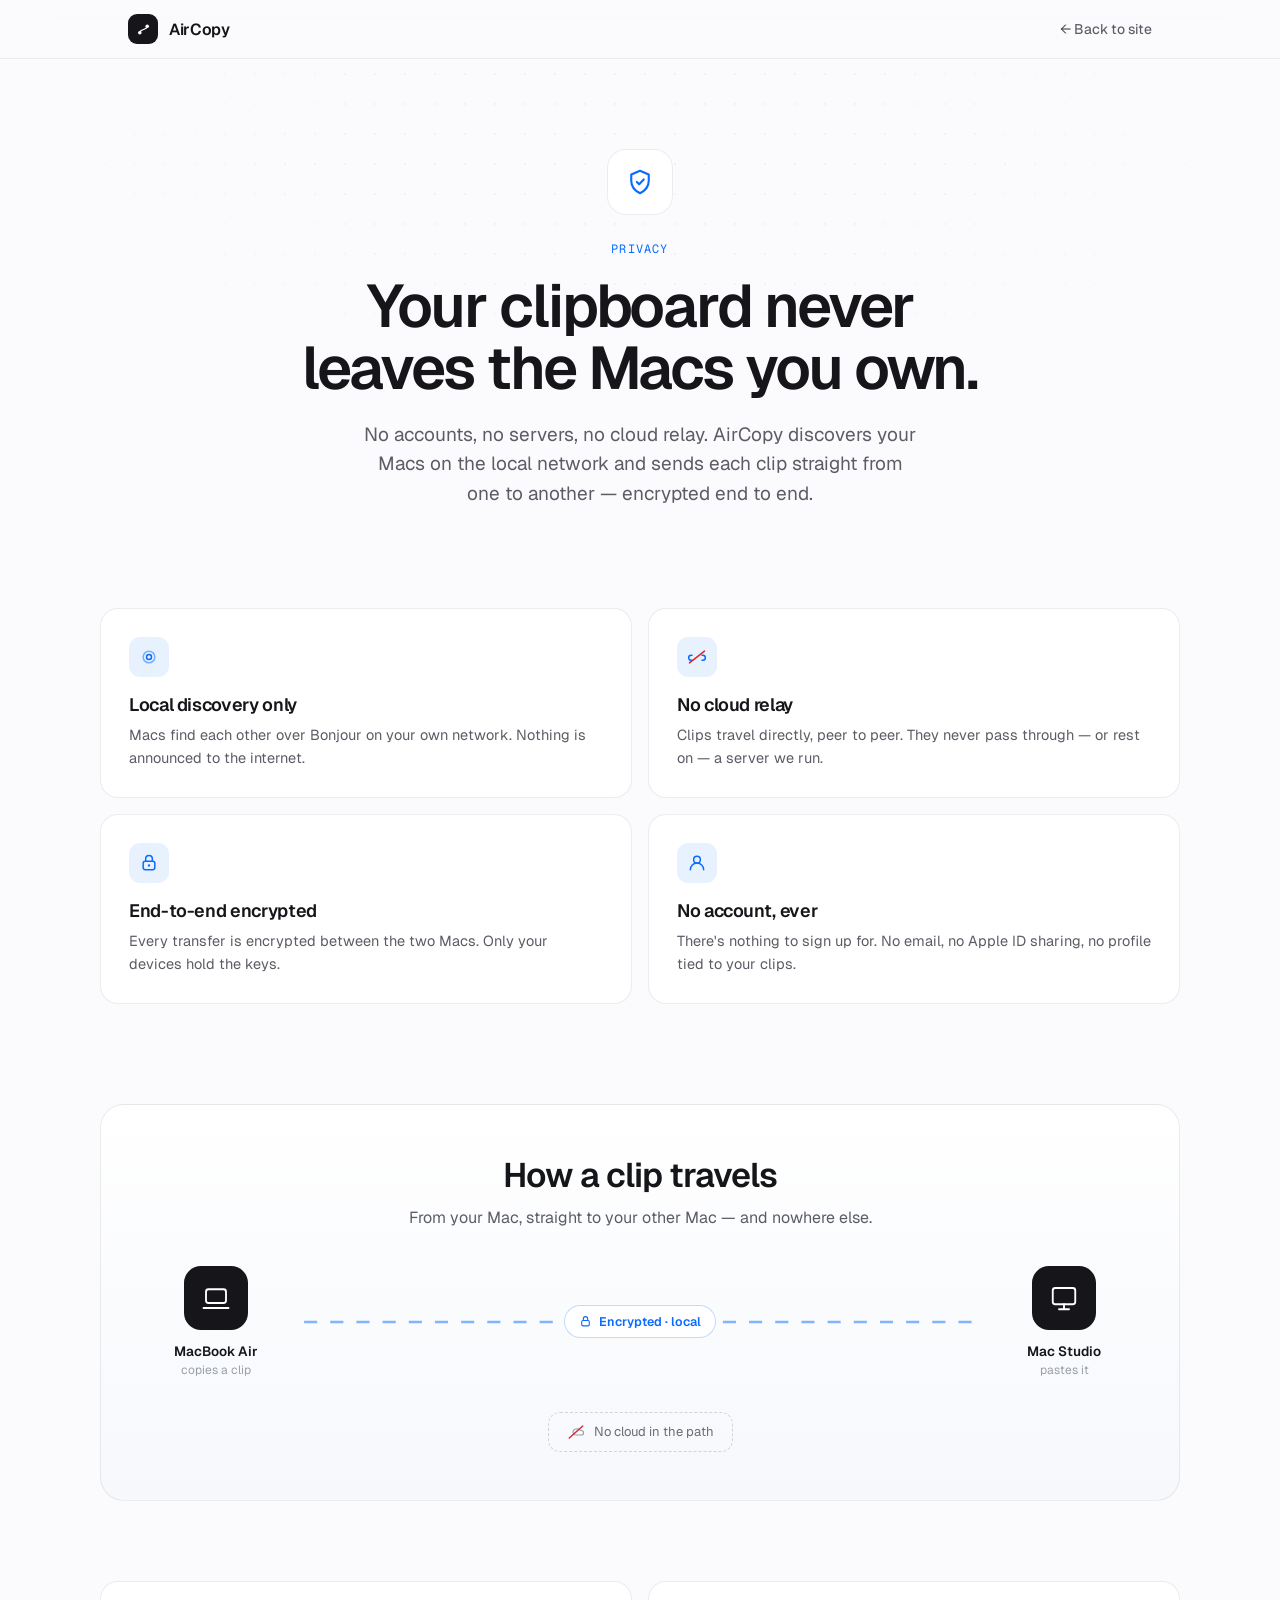
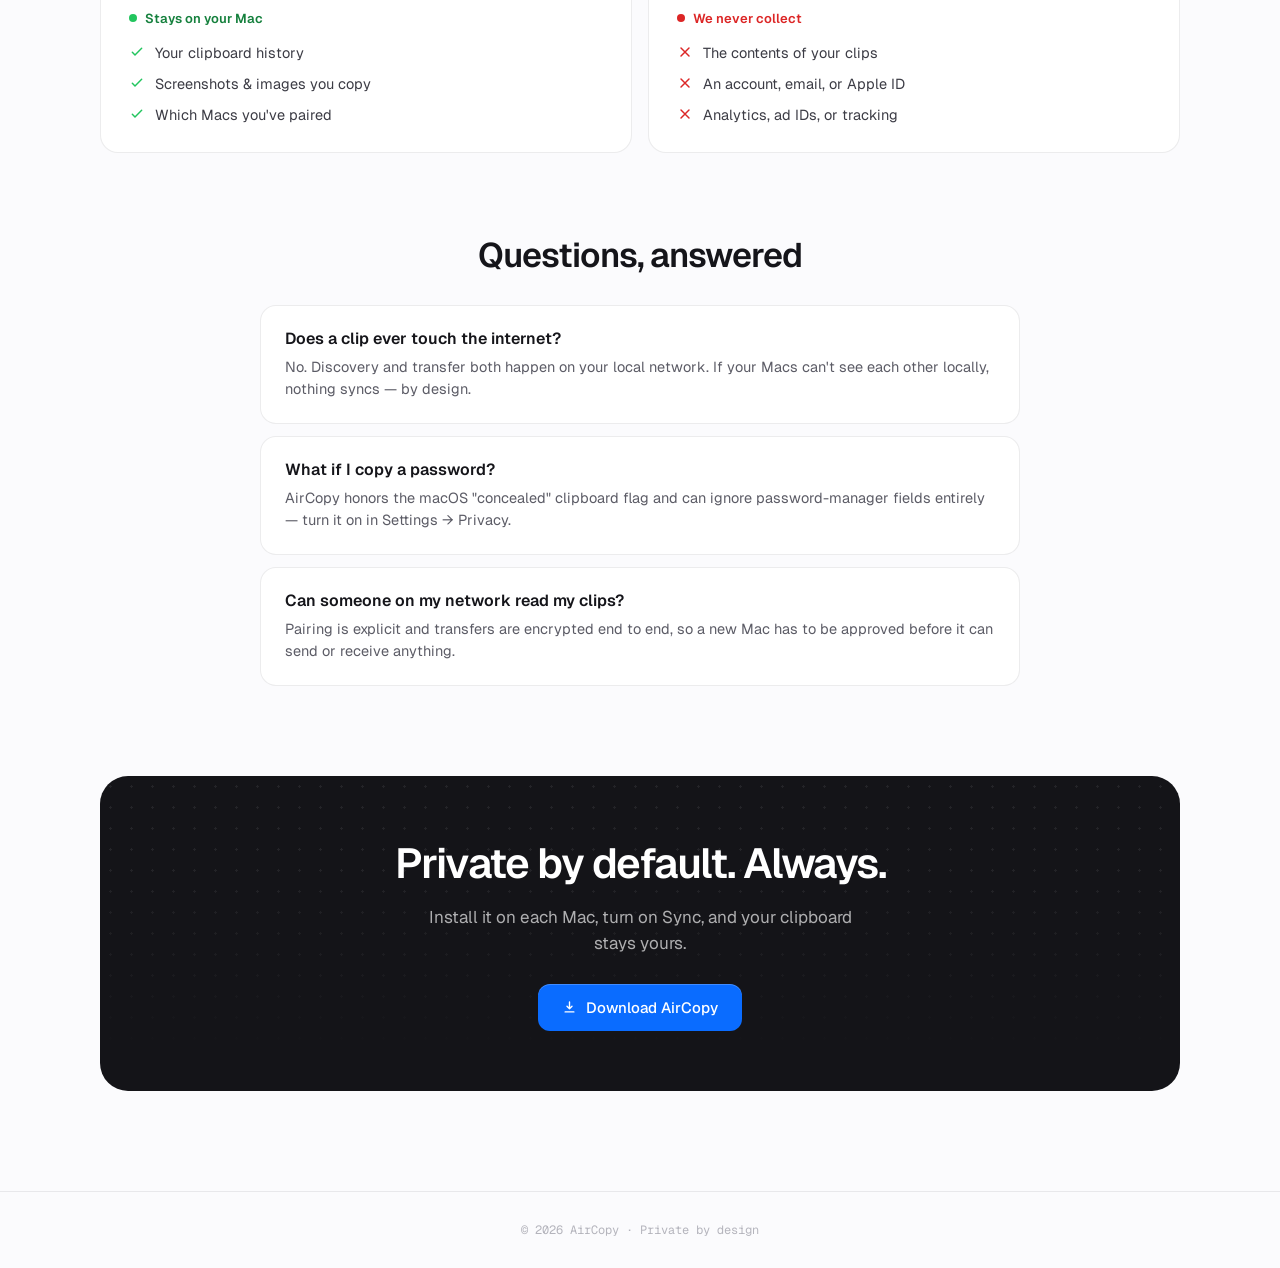
<file: website/privacy.html>
<!DOCTYPE html>
<html lang="en">
<head>
<meta charset="utf-8">
<meta name="viewport" content="width=device-width, initial-scale=1.0">
<title>AirCopy — Privacy</title>
<link rel="icon" href="assets/favicon.png">
<link rel="preconnect" href="https://fonts.googleapis.com">
<link rel="preconnect" href="https://fonts.gstatic.com" crossorigin>
<link href="https://fonts.googleapis.com/css2?family=Geist:wght@400;500;600;700&family=Geist+Mono:wght@400;500&display=swap" rel="stylesheet">
<link rel="stylesheet" href="styles.css">
</head>
<body>

<!-- nav -->
<nav style="position:sticky;top:0;z-index:50;background:rgba(251,251,253,.82);backdrop-filter:saturate(180%) blur(20px);-webkit-backdrop-filter:saturate(180%) blur(20px);border-bottom:1px solid rgba(20,20,30,.07)">
  <div style="max-width:1080px;margin:0 auto;padding:14px 28px;display:flex;align-items:center;gap:12px">
    <a href="index.html" style="display:flex;align-items:center;gap:11px;font-weight:600;letter-spacing:-.02em;font-size:16px">
      <span style="display:inline-flex;width:30px;height:30px;align-items:center;justify-content:center;background:#15151A;border-radius:9px"><svg width="17" height="17" viewBox="0 0 32 32" fill="none"><path d="M9 22C9 14.5 23 17.5 23 10" stroke="#fff" stroke-width="2.4" stroke-linecap="round"/><circle cx="9" cy="22" r="3.4" fill="#fff"/><circle cx="23" cy="10" r="3.4" fill="#fff"/></svg></span>
      AirCopy
    </a>
    <div style="flex:1"></div>
    <a href="index.html" style="font-size:14px;color:#5c5c66;font-weight:450">← Back to site</a>
  </div>
</nav>

<!-- hero -->
<section style="padding:90px 28px 60px;text-align:center;position:relative;overflow:hidden">
  <div style="position:absolute;inset:0;background-image:radial-gradient(rgba(20,20,40,.04) 1px,transparent 1px);background-size:30px 30px;mask-image:radial-gradient(ellipse 70% 70% at 50% 20%,#000 30%,transparent 75%);-webkit-mask-image:radial-gradient(ellipse 70% 70% at 50% 20%,#000 30%,transparent 75%);pointer-events:none"></div>
  <div style="position:relative;max-width:760px;margin:0 auto">
    <div style="display:inline-flex;align-items:center;justify-content:center;width:66px;height:66px;background:#fff;border:1px solid rgba(20,20,30,.08);border-radius:19px;margin-bottom:26px">
      <svg width="30" height="30" viewBox="0 0 24 24" fill="none" stroke="#0A6CFF" stroke-width="1.7"><path d="M12 3l7 3v5c0 4.5-3 8-7 10-4-2-7-5.5-7-10V6z" stroke-linejoin="round"/><path d="M9.5 12l1.8 1.8L15 10" stroke-linecap="round" stroke-linejoin="round"/></svg>
    </div>
    <div style="font-family:'Geist Mono',monospace;font-size:12px;letter-spacing:.1em;text-transform:uppercase;color:#0A6CFF;margin-bottom:18px">Privacy</div>
    <h1 style="font-size:clamp(36px,5.4vw,60px);letter-spacing:-.035em;font-weight:600;line-height:1.04;margin:0 0 20px;text-wrap:balance">Your clipboard never leaves the Macs you own.</h1>
    <p style="font-size:19px;color:#5c5c66;line-height:1.55;max-width:560px;margin:0 auto">No accounts, no servers, no cloud relay. AirCopy discovers your Macs on the local network and sends each clip straight from one to another — encrypted end to end.</p>
  </div>
</section>

<!-- principles -->
<section style="padding:40px 28px 70px">
  <div style="max-width:1080px;margin:0 auto;display:grid;grid-template-columns:repeat(2,1fr);gap:16px">
    <div style="padding:28px;border:1px solid rgba(20,20,30,.08);border-radius:18px;background:#fff">
      <div style="width:40px;height:40px;display:flex;align-items:center;justify-content:center;background:rgba(10,108,255,.09);border-radius:11px;margin-bottom:16px"><svg width="20" height="20" viewBox="0 0 24 24" fill="none" stroke="#0A6CFF" stroke-width="1.8"><circle cx="12" cy="12" r="3"/><path d="M12 5a7 7 0 0 0-7 7m14 0a7 7 0 0 0-7-7m0 14a7 7 0 0 0 7-7M5 12a7 7 0 0 0 7 7" opacity=".5"/></svg></div>
      <h3 style="font-size:18px;font-weight:600;letter-spacing:-.02em;margin:0 0 8px">Local discovery only</h3>
      <p style="font-size:14.5px;color:#5c5c66;line-height:1.55;margin:0">Macs find each other over Bonjour on your own network. Nothing is announced to the internet.</p>
    </div>
    <div style="padding:28px;border:1px solid rgba(20,20,30,.08);border-radius:18px;background:#fff">
      <div style="width:40px;height:40px;display:flex;align-items:center;justify-content:center;background:rgba(10,108,255,.09);border-radius:11px;margin-bottom:16px"><svg width="20" height="20" viewBox="0 0 24 24" fill="none" stroke="#0A6CFF" stroke-width="1.8" stroke-linecap="round" stroke-linejoin="round"><path d="M18 10h1a3 3 0 0 1 0 6h-1M6 16H5a3 3 0 0 1 0-6h1"/><path d="M3 19l18-14" stroke="#dc2626"/></svg></div>
      <h3 style="font-size:18px;font-weight:600;letter-spacing:-.02em;margin:0 0 8px">No cloud relay</h3>
      <p style="font-size:14.5px;color:#5c5c66;line-height:1.55;margin:0">Clips travel directly, peer to peer. They never pass through — or rest on — a server we run.</p>
    </div>
    <div style="padding:28px;border:1px solid rgba(20,20,30,.08);border-radius:18px;background:#fff">
      <div style="width:40px;height:40px;display:flex;align-items:center;justify-content:center;background:rgba(10,108,255,.09);border-radius:11px;margin-bottom:16px"><svg width="20" height="20" viewBox="0 0 24 24" fill="none" stroke="#0A6CFF" stroke-width="1.8"><rect x="5" y="10" width="14" height="10" rx="2.5"/><path d="M8 10V7a4 4 0 0 1 8 0v3"/><circle cx="12" cy="15" r="1.4" fill="#0A6CFF" stroke="none"/></svg></div>
      <h3 style="font-size:18px;font-weight:600;letter-spacing:-.02em;margin:0 0 8px">End-to-end encrypted</h3>
      <p style="font-size:14.5px;color:#5c5c66;line-height:1.55;margin:0">Every transfer is encrypted between the two Macs. Only your devices hold the keys.</p>
    </div>
    <div style="padding:28px;border:1px solid rgba(20,20,30,.08);border-radius:18px;background:#fff">
      <div style="width:40px;height:40px;display:flex;align-items:center;justify-content:center;background:rgba(10,108,255,.09);border-radius:11px;margin-bottom:16px"><svg width="20" height="20" viewBox="0 0 24 24" fill="none" stroke="#0A6CFF" stroke-width="1.8" stroke-linecap="round" stroke-linejoin="round"><circle cx="12" cy="8" r="4"/><path d="M4 20a8 8 0 0 1 16 0"/></svg></div>
      <h3 style="font-size:18px;font-weight:600;letter-spacing:-.02em;margin:0 0 8px">No account, ever</h3>
      <p style="font-size:14.5px;color:#5c5c66;line-height:1.55;margin:0">There's nothing to sign up for. No email, no Apple ID sharing, no profile tied to your clips.</p>
    </div>
  </div>
</section>

<!-- diagram -->
<section style="padding:30px 28px 80px">
  <div style="max-width:1080px;margin:0 auto;border:1px solid rgba(20,20,30,.08);border-radius:24px;background:linear-gradient(180deg,#fff,#f6f8fc);padding:48px 40px;overflow:hidden">
    <div style="text-align:center;margin-bottom:38px">
      <h2 style="font-size:clamp(24px,3vw,34px);letter-spacing:-.03em;font-weight:600;margin:0 0 10px">How a clip travels</h2>
      <p style="font-size:16px;color:#5c5c66;margin:0">From your Mac, straight to your other Mac — and nowhere else.</p>
    </div>
    <div style="display:flex;align-items:center;justify-content:center;gap:0;flex-wrap:wrap">
      <div style="text-align:center;width:150px">
        <div style="display:inline-flex;align-items:center;justify-content:center;width:64px;height:64px;background:#15151A;border-radius:17px;margin-bottom:12px"><svg width="30" height="30" viewBox="0 0 24 24" fill="none" stroke="#fff" stroke-width="1.5" stroke-linecap="round" stroke-linejoin="round"><rect x="4" y="5" width="16" height="11" rx="2"/><path d="M2 20h20"/></svg></div>
        <div style="font-size:13.5px;font-weight:600">MacBook Air</div>
        <div style="font-size:12px;color:#9aa0a8;margin-top:2px">copies a clip</div>
      </div>
      <div style="position:relative;flex:1;min-width:200px;height:90px;display:flex;align-items:center;justify-content:center">
        <svg width="100%" height="90" viewBox="0 0 320 90" preserveAspectRatio="none" style="position:absolute;inset:0"><line x1="6" y1="45" x2="314" y2="45" stroke="rgba(10,108,255,.5)" stroke-width="2.5" stroke-dasharray="6 6" style="animation:flowx 1s linear infinite"/></svg>
        <div style="position:relative;display:inline-flex;align-items:center;gap:7px;padding:7px 14px;background:#fff;border:1px solid rgba(10,108,255,.25);border-radius:100px;font-size:12.5px;font-weight:600;color:#0A6CFF"><svg width="13" height="13" viewBox="0 0 24 24" fill="none" stroke="#0A6CFF" stroke-width="2"><rect x="5" y="10" width="14" height="10" rx="2.5"/><path d="M8 10V7a4 4 0 0 1 8 0v3"/></svg>Encrypted · local</div>
      </div>
      <div style="text-align:center;width:150px">
        <div style="display:inline-flex;align-items:center;justify-content:center;width:64px;height:64px;background:#15151A;border-radius:17px;margin-bottom:12px"><svg width="30" height="30" viewBox="0 0 24 24" fill="none" stroke="#fff" stroke-width="1.5" stroke-linecap="round" stroke-linejoin="round"><rect x="3" y="4" width="18" height="13" rx="2"/><path d="M8 21h8M12 17v4"/></svg></div>
        <div style="font-size:13.5px;font-weight:600">Mac Studio</div>
        <div style="font-size:12px;color:#9aa0a8;margin-top:2px">pastes it</div>
      </div>
    </div>
    <div style="display:flex;justify-content:center;margin-top:34px">
      <div style="display:inline-flex;align-items:center;gap:9px;padding:10px 18px;border:1px dashed rgba(20,20,30,.16);border-radius:12px;font-size:13px;color:#6b6b73">
        <svg width="18" height="18" viewBox="0 0 24 24" fill="none" stroke="#9aa0a8" stroke-width="1.6"><path d="M18 10h1a3 3 0 0 1 0 6h-7a4 4 0 1 1 .5-7.97A5 5 0 0 1 18 10z"/><path d="M3 20L21 4" stroke="#dc2626" stroke-width="1.8" stroke-linecap="round"/></svg>
        No cloud in the path
      </div>
    </div>
  </div>
</section>

<!-- stores / never -->
<section style="padding:0 28px 80px">
  <div style="max-width:1080px;margin:0 auto;display:grid;grid-template-columns:1fr 1fr;gap:16px">
    <div style="padding:28px;border:1px solid rgba(20,20,30,.08);border-radius:18px;background:#fff">
      <div style="font-size:13px;font-weight:600;color:#15803d;margin-bottom:16px;display:flex;align-items:center;gap:8px"><span style="width:8px;height:8px;border-radius:50%;background:#22c55e"></span>Stays on your Mac</div>
      <div style="display:flex;flex-direction:column;gap:12px">
        <div style="display:flex;align-items:center;gap:10px;font-size:14.5px;color:#3c3c45"><svg width="16" height="16" viewBox="0 0 24 24" fill="none" stroke="#22c55e" stroke-width="2.2" stroke-linecap="round" stroke-linejoin="round"><path d="M5 12.5l4 4 10-10"/></svg>Your clipboard history</div>
        <div style="display:flex;align-items:center;gap:10px;font-size:14.5px;color:#3c3c45"><svg width="16" height="16" viewBox="0 0 24 24" fill="none" stroke="#22c55e" stroke-width="2.2" stroke-linecap="round" stroke-linejoin="round"><path d="M5 12.5l4 4 10-10"/></svg>Screenshots &amp; images you copy</div>
        <div style="display:flex;align-items:center;gap:10px;font-size:14.5px;color:#3c3c45"><svg width="16" height="16" viewBox="0 0 24 24" fill="none" stroke="#22c55e" stroke-width="2.2" stroke-linecap="round" stroke-linejoin="round"><path d="M5 12.5l4 4 10-10"/></svg>Which Macs you've paired</div>
      </div>
    </div>
    <div style="padding:28px;border:1px solid rgba(20,20,30,.08);border-radius:18px;background:#fff">
      <div style="font-size:13px;font-weight:600;color:#dc2626;margin-bottom:16px;display:flex;align-items:center;gap:8px"><span style="width:8px;height:8px;border-radius:50%;background:#dc2626"></span>We never collect</div>
      <div style="display:flex;flex-direction:column;gap:12px">
        <div style="display:flex;align-items:center;gap:10px;font-size:14.5px;color:#3c3c45"><svg width="16" height="16" viewBox="0 0 24 24" fill="none" stroke="#dc2626" stroke-width="2.2" stroke-linecap="round"><path d="M6 6l12 12M18 6L6 18"/></svg>The contents of your clips</div>
        <div style="display:flex;align-items:center;gap:10px;font-size:14.5px;color:#3c3c45"><svg width="16" height="16" viewBox="0 0 24 24" fill="none" stroke="#dc2626" stroke-width="2.2" stroke-linecap="round"><path d="M6 6l12 12M18 6L6 18"/></svg>An account, email, or Apple ID</div>
        <div style="display:flex;align-items:center;gap:10px;font-size:14.5px;color:#3c3c45"><svg width="16" height="16" viewBox="0 0 24 24" fill="none" stroke="#dc2626" stroke-width="2.2" stroke-linecap="round"><path d="M6 6l12 12M18 6L6 18"/></svg>Analytics, ad IDs, or tracking</div>
      </div>
    </div>
  </div>
</section>

<!-- faq -->
<section style="padding:0 28px 90px">
  <div style="max-width:760px;margin:0 auto">
    <h2 style="font-size:clamp(24px,3vw,34px);letter-spacing:-.03em;font-weight:600;margin:0 0 28px;text-align:center">Questions, answered</h2>
    <div style="display:flex;flex-direction:column;gap:12px">
      <div style="padding:22px 24px;border:1px solid rgba(20,20,30,.08);border-radius:16px;background:#fff">
        <div style="font-size:16px;font-weight:600;margin-bottom:7px">Does a clip ever touch the internet?</div>
        <p style="font-size:14.5px;color:#5c5c66;line-height:1.55;margin:0">No. Discovery and transfer both happen on your local network. If your Macs can't see each other locally, nothing syncs — by design.</p>
      </div>
      <div style="padding:22px 24px;border:1px solid rgba(20,20,30,.08);border-radius:16px;background:#fff">
        <div style="font-size:16px;font-weight:600;margin-bottom:7px">What if I copy a password?</div>
        <p style="font-size:14.5px;color:#5c5c66;line-height:1.55;margin:0">AirCopy honors the macOS "concealed" clipboard flag and can ignore password-manager fields entirely — turn it on in Settings → Privacy.</p>
      </div>
      <div style="padding:22px 24px;border:1px solid rgba(20,20,30,.08);border-radius:16px;background:#fff">
        <div style="font-size:16px;font-weight:600;margin-bottom:7px">Can someone on my network read my clips?</div>
        <p style="font-size:14.5px;color:#5c5c66;line-height:1.55;margin:0">Pairing is explicit and transfers are encrypted end to end, so a new Mac has to be approved before it can send or receive anything.</p>
      </div>
    </div>
  </div>
</section>

<!-- cta -->
<section style="padding:0 28px 100px">
  <div style="max-width:1080px;margin:0 auto;border-radius:28px;overflow:hidden;background:#141418;position:relative">
    <div style="position:absolute;inset:0;background-image:radial-gradient(rgba(255,255,255,.07) 1px,transparent 1.4px);background-size:21px 21px;mask-image:linear-gradient(180deg,#000 0%,#000 28%,transparent 92%);-webkit-mask-image:linear-gradient(180deg,#000 0%,#000 28%,transparent 92%);pointer-events:none"></div>
    <div style="position:relative;padding:60px 40px;text-align:center;color:#fff">
      <h2 style="font-size:clamp(28px,3.6vw,42px);letter-spacing:-.035em;font-weight:600;margin:0 0 14px">Private by default. Always.</h2>
      <p style="font-size:17px;color:rgba(255,255,255,.66);max-width:440px;margin:0 auto 28px;line-height:1.55">Install it on each Mac, turn on Sync, and your clipboard stays yours.</p>
      <a href="downloads/AirCopy-macOS.zip" style="display:inline-flex;align-items:center;gap:9px;padding:14px 24px;background:#0A6CFF;color:#fff;border-radius:12px;font-size:15px;font-weight:500;box-shadow:inset 0 1px 0 rgba(255,255,255,.22)"><svg width="15" height="15" viewBox="0 0 24 24" fill="none" stroke="#fff" stroke-width="2.2" stroke-linecap="round" stroke-linejoin="round"><path d="M12 3v11m0 0l-4-4m4 4l4-4M5 19h14"/></svg>Download AirCopy</a>
    </div>
  </div>
</section>

<footer style="border-top:1px solid rgba(20,20,30,.08);padding:30px 28px;text-align:center;font-size:12px;color:#b4b4bc;font-family:'Geist Mono',monospace">© 2026 AirCopy · Private by design</footer>

</body>
</html>
</file>
<file: website/styles.css>
*{box-sizing:border-box}
html{scroll-behavior:smooth}
body{margin:0;background:#FBFBFD;color:#15151A;font-family:'Geist',-apple-system,BlinkMacSystemFont,sans-serif;-webkit-font-smoothing:antialiased;text-rendering:optimizeLegibility;overflow-x:hidden}
::selection{background:rgba(10,108,255,.16);color:#0a0a0f}
a{color:inherit;text-decoration:none}

/* ---- keyframes (marketing) ---- */
@keyframes floaty{0%,100%{transform:translateY(0)}50%{transform:translateY(-9px)}}
@keyframes pulsedot{0%,100%{box-shadow:0 0 0 0 rgba(34,197,94,.45)}70%{box-shadow:0 0 0 5px rgba(34,197,94,0)}}
@keyframes blink{0%,48%{opacity:1}50%,100%{opacity:0}}
@keyframes spinslow{to{transform:rotate(360deg)}}
@keyframes driftgrid{to{background-position:60px 60px}}
@keyframes radar{0%{transform:translate(-50%,-50%) scale(.32);opacity:.6}80%{opacity:0}100%{transform:translate(-50%,-50%) scale(2.1);opacity:0}}
@keyframes flowdown{0%{transform:translateY(-14px);opacity:0}11%{opacity:1}38%{opacity:1}56%{opacity:0}100%{transform:translateY(72px);opacity:0}}
@keyframes flipcard{0%,40%{transform:rotateY(0deg)}50%,90%{transform:rotateY(180deg)}100%{transform:rotateY(360deg)}}
@keyframes shuttle{0%{left:16%}50%{left:84%}100%{left:16%}}
@keyframes breathe{0%,100%{transform:scale(1);opacity:.85}50%{transform:scale(1.12);opacity:1}}
@keyframes blip{0%,100%{opacity:0;transform:scale(.4)}12%{opacity:1;transform:scale(1)}45%{opacity:1}70%{opacity:0;transform:scale(1)}}

/* ---- keyframes (privacy) ---- */
@keyframes flowx{to{stroke-dashoffset:-24}}
@keyframes reveal{to{opacity:1;transform:none}}

/* ---- hover / active interaction states (real CSS) ---- */
.navlink{transition:color .2s}
.navlink:hover{color:#15151A}

.nav-download{transition:transform .2s ease,background .2s ease}
.nav-download:hover{transform:translateY(-1px);background:#000}

.btn-primary{transition:transform .2s ease,filter .2s ease}
.btn-primary:hover{transform:translateY(-2px);filter:brightness(1.07)}

.btn-ghost{transition:transform .2s ease,border-color .2s ease}
.btn-ghost:hover{transform:translateY(-2px);border-color:rgba(20,20,30,.28)}

.clip-tilt{transition:transform .25s ease,box-shadow .25s ease}
.clip-tilt:hover{box-shadow:0 8px 20px rgba(20,30,60,.1)}

.copy-btn{transition:transform .15s ease,filter .2s ease}
.copy-btn:hover{filter:brightness(1.06)}
.copy-btn:active{transform:scale(.98)}

.reset-btn{transition:color .2s}
.reset-btn:hover{color:#5c5c66}

.step-tile{transition:transform .5s cubic-bezier(.16,1,.3,1)}
.step-tile:hover{transform:rotate(-10deg) scale(1.07)}

.shield-tile{transition:transform .55s cubic-bezier(.16,1,.3,1)}
.shield-tile:hover{transform:rotate(-8deg) scale(1.05)}

.dl-primary{transition:transform .2s ease,filter .2s ease}
.dl-primary:hover{transform:translateY(-2px);filter:brightness(1.08)}

.dl-ghost{transition:background .2s ease,border-color .2s ease}
.dl-ghost:hover{background:rgba(255,255,255,.1);border-color:rgba(255,255,255,.32)}

.privacy-readlink{transition:color .2s;color:#0A6CFF;font-weight:500}
.privacy-readlink:hover{color:#0a4fbf}

/* ============ responsive ============ */
@media (max-width: 900px) {
  /* stack every multi-column layout grid */
  [style*="grid-template-columns"]{grid-template-columns:1fr !important;gap:34px !important}
  /* the demo's connecting line/packet only makes sense side-by-side */
  #demoSvg{display:none !important}
  #demoStage{margin-top:26px !important}
  /* trim oversized vertical rhythm */
  section{padding-top:66px !important;padding-bottom:66px !important}
  section:first-of-type{padding-top:118px !important} /* hero clears the fixed nav */
}

@media (max-width: 600px) {
  nav{padding:0 14px !important}
  .nav-links{display:none !important}            /* keep logo + Download on phones */
  section{padding-left:18px !important;padding-right:18px !important}
  .dl-card-inner{padding:52px 24px !important}   /* download card breathing room */
  .footer-links{gap:18px !important;row-gap:10px !important}
}
</file>
